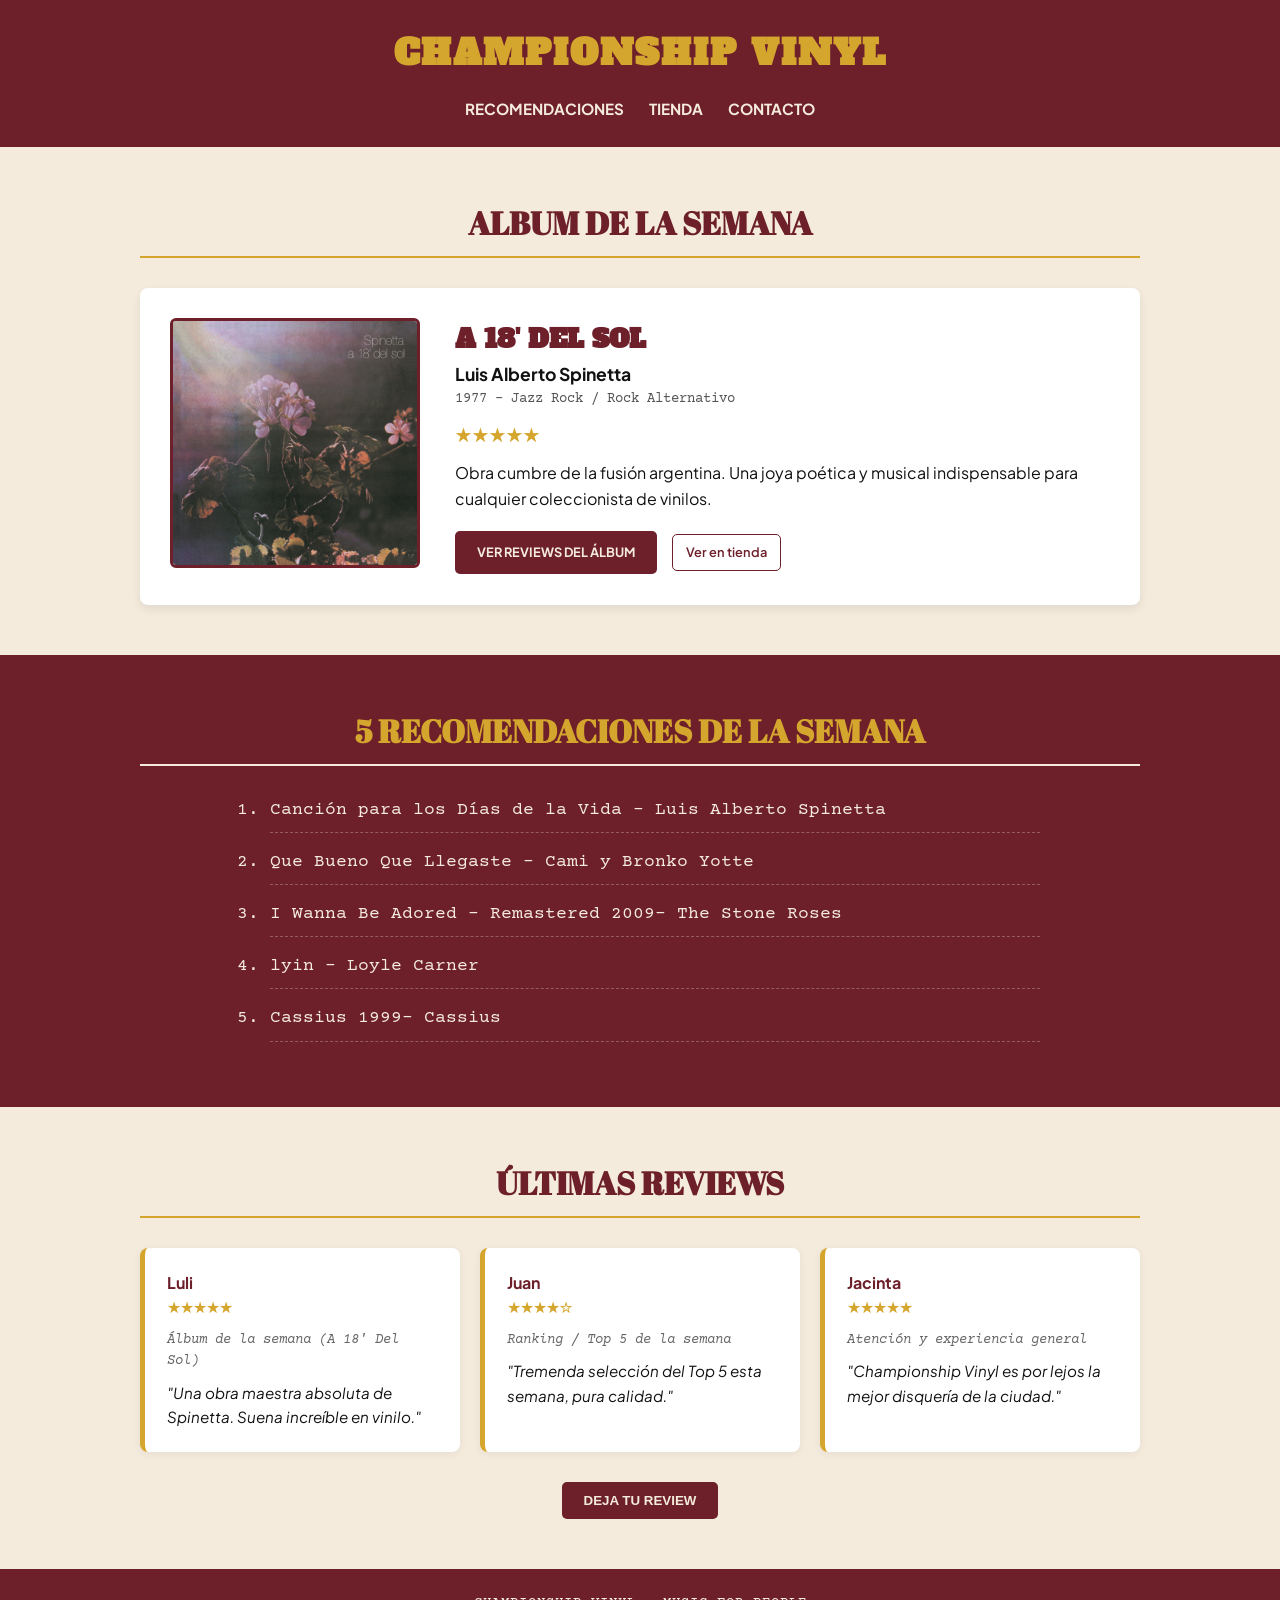
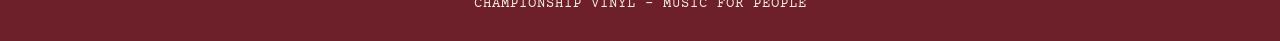
<file: index.html>
<!DOCTYPE html>
<html lang="es">
<head>
   <meta charset="UTF-8">
    <meta name="viewport" content="width=device-width, initial-scale=1.0">
    <title>Championship Vinyl - Home</title>
    <link rel="stylesheet" href="css/estilos.css">
</head>
<body>
    <header>
        <h1>CHAMPIONSHIP VINYL</h1>
        <nav>
           <ul>
                <li><a href="index.html" class="activo">RECOMENDACIONES</a></li>
                <li><a href="tienda.html">TIENDA</a></li>
                <li><a href="contacto.html">CONTACTO</a></li>
            </ul>
        </nav>
    </header>
    <main>
        <section id="album" class="seccion-clara album-semana">
            <h2>ALBUM DE LA SEMANA</h2>

            <div class="contenedor-album">
                <div class="portada">
                    <img src="images/a-18-del-sol.jpg" alt="Portada A 18' Del Sol - Luis Alberto Spinetta">
                </div>
       <div class="info-album">
    <h3>A 18' DEL SOL</h3>
    <p class="artista">Luis Alberto Spinetta</p>
    <p class="detalles">1977 - Jazz Rock / Rock Alternativo</p>
    <p class="puntuacion">★★★★★</p>
    <p class="descripcion">
        Obra cumbre de la fusión argentina. Una joya poética y musical indispensable para cualquier coleccionista de vinilos.
    </p>

    <div class="acciones-album">
        <a href="#reviews" class="boton boton-chico">VER REVIEWS DEL ÁLBUM</a>
        <a href="tienda.html" class="boton-sutil-chico">Ver en tienda</a>
      </div>
    </section>

        <section id="top5" class="seccion-oscura top-five">
            <h2>5 RECOMENDACIONES DE LA SEMANA</h2>
            <ol class="lista-desktop">
                <li>Canción para los Días de la Vida - Luis Alberto Spinetta</li>
                <li>Que Bueno Que Llegaste - Cami y Bronko Yotte</li>
                <li>I Wanna Be Adored - Remastered 2009- The Stone Roses </li>
                <li>lyin - Loyle Carner</li>
                <li>Cassius 1999- Cassius</li>
            </ol>

            <div class="carrusel-mobile">
    <button class="btn-carrusel" onclick="anteriorCancion()">❮</button>
    
    <div class="tarjeta-carrusel">
        <span id="numero-cancion">1 / 5</span>
        <p id="texto-cancion">Canción para los Días de la Vida - Luis Alberto Spinetta</p>
    </div>
   <button class="btn-carrusel" onclick="siguienteCancion()">❯</button>
</div>
 </section>
 <section id="reviews" class="seccion-clara reviews">
      <h2>ÚLTIMAS REVIEWS</h2>
            
         <div class="contenedor-reviews" id="grid-reviews">
             <article class="tarjeta-review">
                <h4>Luli</h4>
                <p class="puntuacion">★★★★★</p>
                <p class="album-review">Álbum de la semana (A 18' Del Sol)</p>
                <p>"Una obra maestra absoluta de Spinetta. Suena increíble en vinilo."</p>
            </article>

            <article class="tarjeta-review">
                 <h4>Juan</h4>
                 <p class="puntuacion">★★★★☆</p>
                 <p class="album-review">Ranking / Top 5 de la semana</p>
                 <p>"Tremenda selección del Top 5 esta semana, pura calidad."</p>
            </article>

            <article class="tarjeta-review">
                 <h4>Jacinta</h4>
                 <p class="puntuacion">★★★★★</p>
                 <p class="album-review">Atención y experiencia general</p>
                 <p>"Championship Vinyl es por lejos la mejor disquería de la ciudad."</p>
            </article>
        </div>

      <div class="bloque-formulario">
                <button id="btn-mostrar-form" class="boton" onclick="mostrarFormulario()">DEJA TU REVIEW</button>

                <form id="form-review" class="formulario-oculto" onsubmit="agregarReview(event)">
                    <h3>Escribí tu opinión</h3>
                    
                    <label for="select-tipo">¿Sobre qué querés opinar?:</label>
                    <select id="select-tipo">
                        <option value="Álbum de la semana (A 18' Del Sol)">Álbum de la semana (A 18' Del Sol)</option>
                        <option value="Ranking / Top 5 de la semana">Ranking / Top 5 de la semana</option>
                        <option value="Atención y experiencia general">Atención y experiencia general</option>
                    </select>

                    <input type="text" id="input-nombre" placeholder="Tu nombre" required>
                    
                    <select id="select-estrellas">
                         <option value="★★★★★">★★★★★ (5 estrellas)</option>
                         <option value="★★★★☆">★★★★☆ (4 estrellas)</option>
                         <option value="★★★☆☆">★★★☆☆ (3 estrellas)</option>
                         <option value="★★☆☆☆">★★☆☆☆ (2 estrellas)</option>
                         <option value="★☆☆☆☆">★☆☆☆☆ (1 estrella)</option>
                        </select>

                    <textarea id="input-comentario" placeholder="Escribí tu comentario aquí..." required></textarea>
                    
                    <button type="submit" class="boton">PUBLICAR REVIEW</button>
                </form>
            </div>
        </section>

    </main>
    <footer>
        <p>CHAMPIONSHIP VINYL - MUSIC FOR PEOPLE</p>
    </footer>

    <script src="js/main.js"></script>
</body>
</html>
</file>
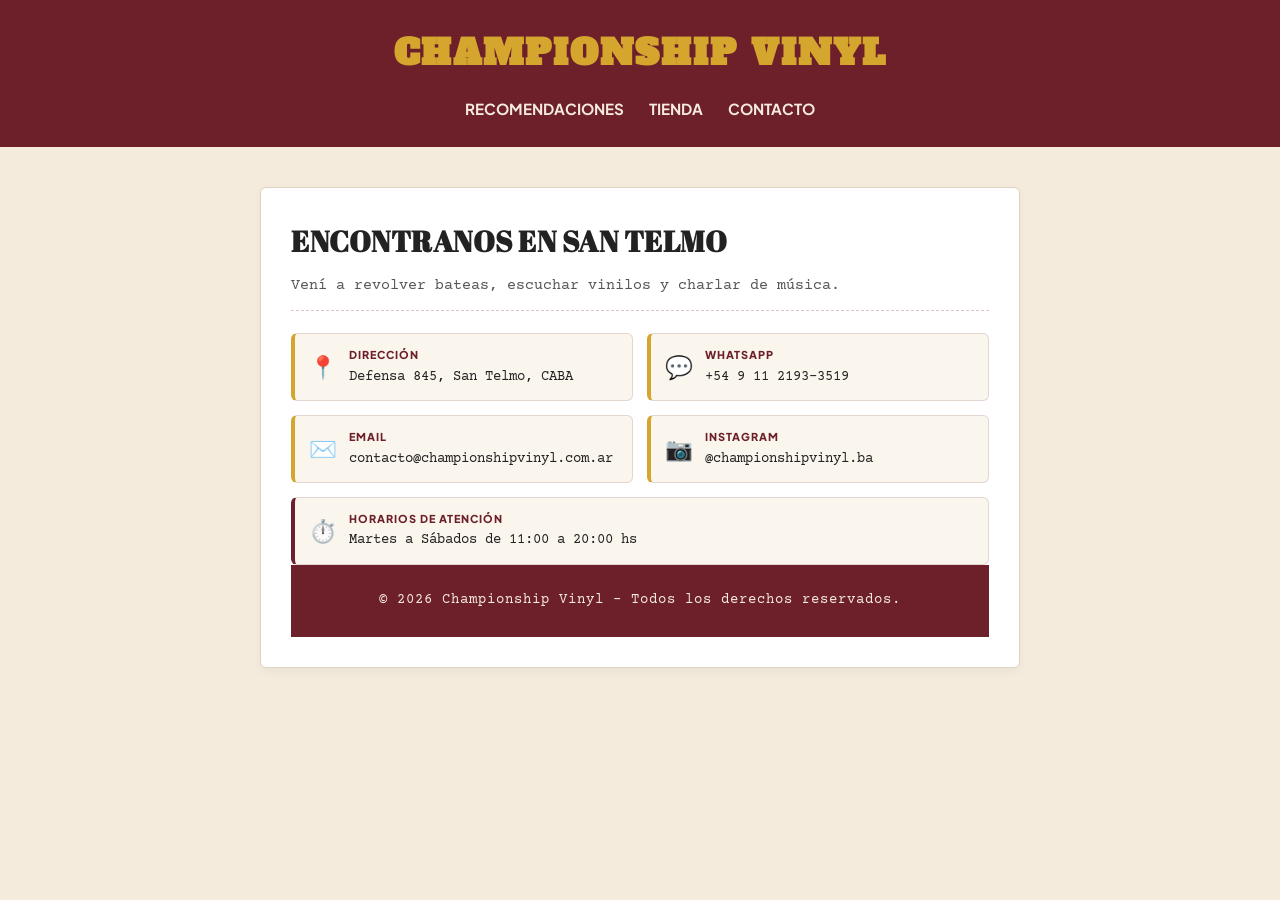
<file: contacto.html>
<!DOCTYPE html>
<html lang="es">
<head>
    <meta charset="UTF-8">
    <meta name="viewport" content="width=device-width, initial-scale=1.0">
    <title>Championship Vinyl - Contacto</title>
    <link rel="stylesheet" href="css/estilos.css">
</head>
<body>

    <header>
        <div class="logo">
            <h1>CHAMPIONSHIP VINYL</h1>
        </div>
        <nav>
            <ul>
                <li><a href="index.html">RECOMENDACIONES</a></li>
                <li><a href="tienda.html">TIENDA</a></li>
                <li><a href="contacto.html" class="activo">CONTACTO</a></li>
            </ul>
        </nav>
    </header>

    <main class="contenedor-contacto">
        <section class="info-contacto">
           <div class="tarjeta-contacto">
    <div class="tarjeta-contacto">
    <h2 class="titulo-contacto">ENCONTRANOS EN SAN TELMO</h2>
    <p class="bajada-contacto">Vení a revolver bateas, escuchar vinilos y charlar de música.</p>

    <div class="grilla-datos-contacto">
        <div class="dato-card">
            <span class="icono-dato">📍</span>
            <div class="info-dato">
                <span class="etiqueta-dato">DIRECCIÓN</span>
                <p>Defensa 845, San Telmo, CABA</p>
            </div>
        </div>

        <div class="dato-card">
            <span class="icono-dato">💬</span>
            <div class="info-dato">
                <span class="etiqueta-dato">WHATSAPP</span>
                <p>+54 9 11 2193-3519</p>
            </div>
        </div>

        <div class="dato-card">
            <span class="icono-dato">✉️</span>
            <div class="info-dato">
                <span class="etiqueta-dato">EMAIL</span>
                <p>contacto@championshipvinyl.com.ar</p>
            </div>
        </div>

        <div class="dato-card">
            <span class="icono-dato">📷</span>
            <div class="info-dato">
                <span class="etiqueta-dato">INSTAGRAM</span>
                <p>@championshipvinyl.ba</p>
            </div>
        </div>

        <div class="dato-card dato-full">
            <span class="icono-dato">⏱️</span>
            <div class="info-dato">
                <span class="etiqueta-dato">HORARIOS DE ATENCIÓN</span>
                <p>Martes a Sábados de 11:00 a 20:00 hs</p>
            </div>
        </div>
    </div>
</div>

    <footer>
        <p>&copy; 2026 Championship Vinyl - Todos los derechos reservados.</p>
    </footer>

    <script src="js/main.js"></script>
</body>
</html>
</file>
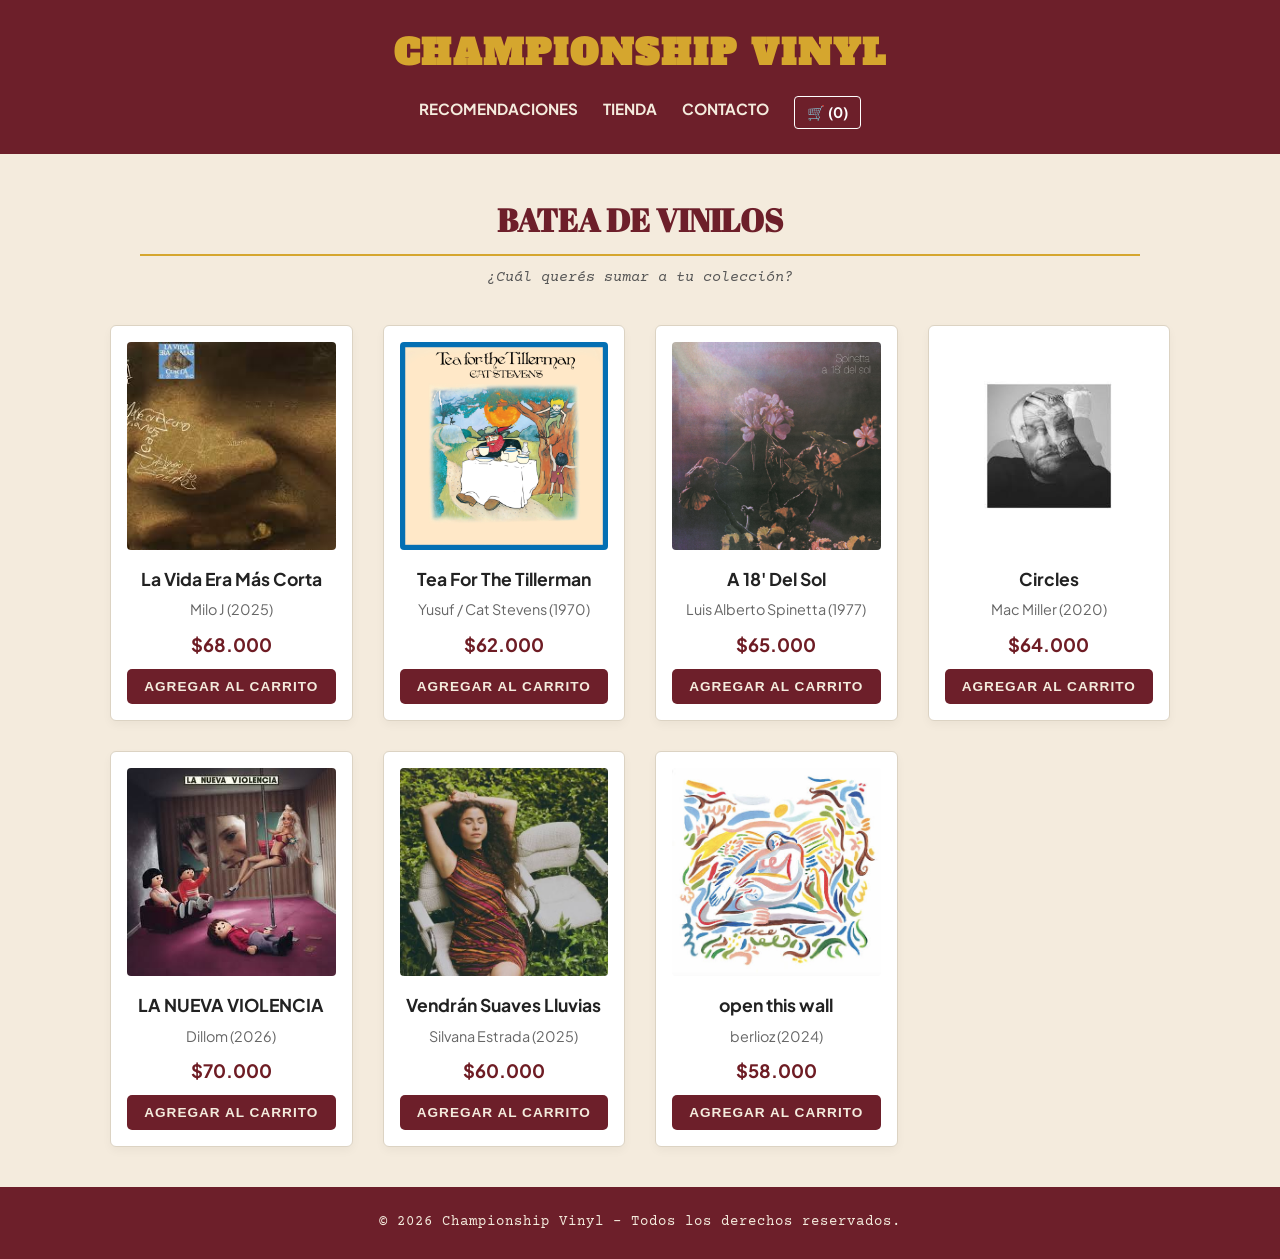
<file: tienda.html>
<!DOCTYPE html>
<html lang="es">
<head>
    <meta charset="UTF-8">
    <meta name="viewport" content="width=device-width, initial-scale=1.0">
    <title>Championship Vinyl - Tienda</title>
    <link rel="stylesheet" href="css/estilos.css">
</head>
<body>

    <!-- ENCABEZADO Y MENÚ -->
    <header>
        <div class="logo">
            <h1>CHAMPIONSHIP VINYL</h1>
        </div>
        <nav>
            <ul>
                <li><a href="index.html">RECOMENDACIONES</a></li>
                <li><a href="tienda.html" class="activo">TIENDA</a></li>
                <li><a href="contacto.html">CONTACTO</a></li>
                <!-- CARRITO DESPLEGABLE EN EL MENÚ -->
              <li class="item-carrito">
    <button type="button" id="btn-toggle-carrito" onclick="alternarCarrito()">🛒 (<span id="contador-carrito">0</span>)</button>
    <div id="dropdown-carrito" class="dropdown-carrito">
        <h4>TU SELECCIÓN</h4>
        <ul id="lista-carrito" class="lista-carrito">
            <li class="carrito-vacio">El carrito está vacío.</li>
        </ul>
        <div class="total-carrito">
            Total: <strong id="precio-total">$0</strong>
        </div>
        <button class="boton boton-checkout" onclick="finalizarCompra()">FINALIZAR COMPRA</button>
        <button type="button" class="boton-vaciar" onclick="vaciarCarrito()">Vaciar</button>
    </div>
</li>
            </ul>
        </nav>
    </header>

    <main class="contenedor-tienda">
        <section class="seccion-catalogo">
           <div class="encabezado-tienda">
    <h2 class="titulo-tienda">BATEA DE VINILOS</h2>
    <p class="bajada-tienda">¿Cuál querés sumar a tu colección?</p>
</div>
            <div class="grid-productos">

                <!-- 1. Milo J -->
                <article class="tarjeta-producto">
                    <img src="images/milo-j.jpg" alt="Milo J">
                    <div class="info-producto">
                        <h3>La Vida Era Más Corta</h3>
                        <p class="artista">Milo J (2025)</p>
                        <p class="precio">$68.000</p>
                    </div>
                    <button class="boton boton-compra-tienda" onclick="agregarAlCarrito('La Vida Era Más Corta - Milo J', 68000)">AGREGAR AL CARRITO</button>
                </article>

                <!-- 2. Cat Stevens -->
                <article class="tarjeta-producto">
                    <img src="images/cat-stevens.jpg" alt="Cat Stevens">
                    <div class="info-producto">
                        <h3>Tea For The Tillerman</h3>
                        <p class="artista">Yusuf / Cat Stevens (1970)</p>
                        <p class="precio">$62.000</p>
                    </div>
                    <button class="boton boton-compra-tienda" onclick="agregarAlCarrito('Tea For The Tillerman - Cat Stevens', 62000)">AGREGAR AL CARRITO</button>
                </article>

                <!-- 3. Spinetta -->
                <article class="tarjeta-producto">
                    <img src="images/a-18-del-sol.jpg" alt="Spinetta">
                    <div class="info-producto">
                        <h3>A 18' Del Sol</h3>
                        <p class="artista">Luis Alberto Spinetta (1977)</p>
                        <p class="precio">$65.000</p>
                    </div>
                    <button class="boton boton-compra-tienda" onclick="agregarAlCarrito('A 18 Del Sol - Spinetta', 65000)">AGREGAR AL CARRITO</button>
                </article>

                <!-- 4. Mac Miller -->
                <article class="tarjeta-producto">
                    <img src="images/mac-miller.jpg" alt="Mac Miller">
                    <div class="info-producto">
                        <h3>Circles</h3>
                        <p class="artista">Mac Miller (2020)</p>
                        <p class="precio">$64.000</p>
                    </div>
                    <button class="boton boton-compra-tienda" onclick="agregarAlCarrito('Circles - Mac Miller', 64000)">AGREGAR AL CARRITO</button>
                </article>

                <!-- 5. Dillom -->
                <article class="tarjeta-producto">
                    <img src="images/dillom.jpg" alt="Dillom">
                    <div class="info-producto">
                        <h3>LA NUEVA VIOLENCIA</h3>
                        <p class="artista">Dillom (2026)</p>
                        <p class="precio">$70.000</p>
                    </div>
                    <button class="boton boton-compra-tienda" onclick="agregarAlCarrito('LA NUEVA VIOLENCIA - Dillom', 70000)">AGREGAR AL CARRITO</button>
                </article>

                <!-- 6. Silvana Estrada -->
                <article class="tarjeta-producto">
                    <img src="images/silvana-estrada.jpg" alt="Silvana Estrada">
                    <div class="info-producto">
                        <h3>Vendrán Suaves Lluvias</h3>
                        <p class="artista">Silvana Estrada (2025)</p>
                        <p class="precio">$60.000</p>
                    </div>
                    <button class="boton boton-compra-tienda" onclick="agregarAlCarrito('Vendrán Suaves Lluvias - Silvana Estrada', 60000)">AGREGAR AL CARRITO</button>
                </article>

                <!-- 7. berlioz -->
                <article class="tarjeta-producto">
                    <img src="images/berlioz.jpg" alt="berlioz">
                    <div class="info-producto">
                        <h3>open this wall</h3>
                        <p class="artista">berlioz (2024)</p>
                        <p class="precio">$58.000</p>
                    </div>
                    <button class="boton boton-compra-tienda" onclick="agregarAlCarrito('open this wall - berlioz', 58000)">AGREGAR AL CARRITO</button>
                </article>

            </div>
        </section>
    </main>

    <footer>
        <p>&copy; 2026 Championship Vinyl - Todos los derechos reservados.</p>
    </footer>

    <script src="js/main.js"></script>
</body>
</html>
</file>
<file: css/estilos.css>
@import url('https://fonts.googleapis.com/css2?family=Abril+Fatface&family=Alfa+Slab+One&family=Courier+Prime:ital,wght@0,400;0,700;1,400&family=Plus+Jakarta+Sans:ital,wght@0,200..800;1,200..800&display=swap');
html {
    scroll-behavior: smooth;
}
* {
    margin: 0;
    padding: 0;
    box-sizing: border-box;
}

body {
    background-color: #F4EBDD; /* Crema */
    color: #111111;
    font-family: 'Plus Jakarta Sans', sans-serif;
    line-height: 1.6;
}
header {
    background-color: #6D1F2A; /* Bordó */
    color: #F4EBDD;
    padding: 25px 20px;
    text-align: center;
}

header h1 {
    font-family: 'Alfa Slab One', cursive;
    font-size: 2.2rem;
    letter-spacing: 2px;
    margin-bottom: 15px;
    color: #D5A62E; /* Mostaza */
}

nav ul {
    list-style-type: none;
    display: flex;
    justify-content: center;
    gap: 25px;
}

nav a {
    color: #F4EBDD;
    text-decoration: none;
    font-weight: 700;
    font-size: 0.95rem;
    transition: color 0.3s ease;
}

nav a:hover {
    color: #D5A62E;
}
.seccion-clara {
    background-color: #F4EBDD; /* Crema */
    color: #111111;
    padding: 50px 20px;
}

.seccion-oscura {
    background-color: #6D1F2A; /* Bordó - Corte visual */
    color: #F4EBDD;
    padding: 50px 20px;
}

.seccion-clara h2 {
    font-family: 'Abril Fatface', serif;
    font-size: 2rem;
    color: #6D1F2A;
    text-align: center;
    margin-bottom: 30px;
    border-bottom: 2px solid #D5A62E;
    padding-bottom: 8px;
    max-width: 1000px;
    margin-left: auto;
    margin-right: auto;
}

.seccion-oscura h2 {
    font-family: 'Abril Fatface', serif;
    font-size: 2rem;
    color: #D5A62E;
    text-align: center;
    margin-bottom: 30px;
    border-bottom: 2px solid #F4EBDD;
    padding-bottom: 8px;
    max-width: 1000px;
    margin-left: auto;
    margin-right: auto;
}
.contenedor-album {
    max-width: 1000px;
    margin: 0 auto;
    display: flex;
    align-items: center;
    gap: 35px;
    background-color: #FFFFFF;
    padding: 30px;
    border-radius: 8px;
    box-shadow: 0 4px 10px rgba(0,0,0,0.08);
}

.portada img {
    width: 250px;
    height: 250px;
    object-fit: cover;
    border-radius: 6px;
    border: 3px solid #6D1F2A;
}

.info-album {
    flex: 1;
}

.info-album h3 {
    font-family: 'Alfa Slab One', cursive;
    font-size: 1.6rem;
    color: #6D1F2A;
}

.info-album .artista {
    font-weight: 700;
    font-size: 1.1rem;
}

.info-album .detalles {
    font-family: 'Courier Prime', monospace;
    color: #555555;
    font-size: 0.9rem;
    margin-bottom: 8px;
}

.puntuacion {
    color: #D5A62E;
    font-size: 1.2rem;
    margin-bottom: 10px;
}

.info-album .descripcion {
    margin-bottom: 20px;
}
.acciones-album {
    display: flex;
    gap: 12px;
    align-items: center;
    flex-wrap: wrap;
}

.boton-chico {
    padding: 8px 14px;
    font-size: 0.8rem;
}

.boton-sutil-chico {
    display: inline-block;
    padding: 7px 13px;
    font-size: 0.8rem;
    color: #6D1F2A;
    background-color: transparent;
    border: 1px solid #6D1F2A;
    border-radius: 5px;
    text-decoration: none;
    font-weight: 600;
    transition: all 0.2s ease;
}

.boton-sutil-chico:hover {
    background-color: #6D1F2A;
    color: #F4EBDD;
}
.top-five ol.lista-desktop {
    max-width: 800px;
    margin: 0 auto;
    padding-left: 30px;
    font-family: 'Courier Prime', monospace;
    font-size: 1.1rem;
}

.top-five li {
    margin-bottom: 15px;
    padding-bottom: 8px;
    border-bottom: 1px dashed rgba(244, 235, 221, 0.3);
}

.carrusel-mobile {
    display: none;
}
.contenedor-reviews {
    max-width: 1000px;
    margin: 0 auto 30px auto;
    display: flex;
    gap: 20px;
}

.tarjeta-review {
    flex: 1;
    background-color: #FFFFFF;
    padding: 22px;
    border-radius: 8px;
    border-left: 5px solid #D5A62E;
    box-shadow: 0 2px 8px rgba(0,0,0,0.06);
}

.tarjeta-review h4 {
    font-weight: 700;
    color: #6D1F2A;
}

.tarjeta-review .album-review {
    font-family: 'Courier Prime', monospace;
    font-size: 0.85rem;
    color: #666666;
    margin-bottom: 8px;
}

.tarjeta-review p {
    font-style: italic;
    font-size: 0.95rem;
}

.bloque-formulario {
    text-align: center;
    max-width: 600px;
    margin: 0 auto;
}

.formulario-oculto {
    display: none;
    background-color: #FFFFFF;
    padding: 25px;
    border-radius: 8px;
    margin-top: 20px;
    box-shadow: 0 4px 12px rgba(0,0,0,0.1);
    text-align: left;
}

.formulario-oculto h3 {
    color: #6D1F2A;
    margin-bottom: 15px;
}

.formulario-oculto label {
    font-weight: 700;
    font-size: 0.9rem;
    display: block;
    margin-bottom: 5px;
}

.formulario-oculto input, 
.formulario-oculto select, 
.formulario-oculto textarea {
    width: 100%;
    padding: 10px;
    margin-bottom: 12px;
    border: 1px solid #CCCCCC;
    border-radius: 4px;
    font-family: 'Plus Jakarta Sans', sans-serif;
}
.boton {
    display: inline-block;
    background-color: #6D1F2A;
    color: #F4EBDD;
    padding: 11px 22px;
    text-decoration: none;
    font-weight: 700;
    border: none;
    border-radius: 5px;
    cursor: pointer;
    transition: background-color 0.3s ease;
}

.seccion-oscura .boton {
    background-color: #D5A62E;
    color: #111111;
}

.boton:hover {
    background-color: #D5A62E;
    color: #111111;
}

footer {
    background-color: #6D1F2A;
    color: #F4EBDD;
    text-align: center;
    padding: 25px;
    font-family: 'Courier Prime', monospace;
    font-size: 0.85rem;
    letter-spacing: 1px;
}
@media screen and (max-width: 768px) {
    .contenedor-album {
        flex-direction: column;
        text-align: center;
    }

    .contenedor-reviews {
        flex-direction: column;
    }

.acciones-album {
        justify-content: center;
        gap: 8px;
    }

    .boton-chico,
    .boton-sutil-chico {
        font-size: 0.75rem;
        padding: 6px 10px;
    }
  
    .grid-productos {
        grid-template-columns: repeat(2, 1fr) !important;
        gap: 12px !important;
        padding: 0 10px !important;
    }

    .tarjeta-producto {
        padding: 10px !important;
    }

    
    .tarjeta-producto img {
        width: 100% !important;
        height: auto !important;
        aspect-ratio: 1 / 1 !important;
        object-fit: cover !important;
    }

    .tarjeta-producto h3 {
        font-size: 0.85rem !important;
    }

    .tarjeta-producto p {
        font-size: 0.75rem !important;
    }

    .tarjeta-producto .boton,
    .tarjeta-producto button {
        padding: 7px 5px !important;
        font-size: 0.7rem !important;
    }
    nav ul {
        flex-wrap: wrap !important;
        gap: 10px !important;
        padding: 0 5px !important;
    }

    nav a {
        font-size: 0.8rem !important;
    }
   /* En celular: una sola columna completa y texto en una línea */
    .grilla-datos-contacto {
        grid-template-columns: 1fr !important;
        gap: 12px !important;
    }

    .dato-card {
        flex-direction: row !important;
        align-items: center !important;
        justify-content: flex-start !important;
        text-align: left !important;
        padding: 12px 14px !important;
    }

    .info-dato {
        text-align: left !important;
    }

    .info-dato p {
        font-size: 0.85rem !important;
        white-space: normal !important;
        word-break: normal !important;
    }

    .titulo-contacto {
        font-size: 1.45rem;
        text-align: center;
    }

    .bajada-contacto {
        text-align: center;
        font-size: 0.85rem;
    }

    .dato-card {
        padding: 10px 12px;
    }
  #dropdown-carrito {
        position: fixed !important;
        top: 130px !important;
        left: 5% !important;
        right: 5% !important;
        width: 90% !important;
        max-width: 340px !important;
        margin: 0 auto !important;
        transform: none !important;
        box-sizing: border-box !important;
        z-index: 9999 !important;
    }


    #dropdown-carrito li,
    .lista-carrito li {
        display: flex !important;
        justify-content: space-between !important;
        align-items: center !important;
        gap: 8px !important;
        font-size: 0.85rem !important;
    }
}

@media screen and (max-width: 480px) {
    .top-five ol.lista-desktop {
        display: none;
    }

    .carrusel-mobile {
        display: flex;
        align-items: center;
        justify-content: center;
        gap: 15px;
        max-width: 320px;
        margin: 0 auto;
    }

    .tarjeta-carrusel {
        background-color: #FFFFFF;
        color: #111111;
        padding: 20px;
        border-radius: 8px;
        text-align: center;
        min-height: 120px;
        display: flex;
        flex-direction: column;
        justify-content: center;
        flex: 1;
        box-shadow: 0 4px 8px rgba(0,0,0,0.2);
    }

    #numero-cancion {
        font-family: 'Courier Prime', monospace;
        font-weight: 700;
        color: #6D1F2A;
        font-size: 0.9rem;
        margin-bottom: 5px;
    }

    #texto-cancion {
        font-weight: 600;
        font-size: 0.95rem;
    }

    .btn-carrusel {
        background-color: #D5A62E;
        color: #111111;
        border: none;
        padding: 10px 14px;
        font-size: 1.2rem;
        border-radius: 50%;
        cursor: pointer;
    }
}
.contenedor-contacto {
    max-width: 900px;
    margin: 40px auto;
    padding: 0 20px;
    display: flex;
    flex-direction: column;
    gap: 40px;
}

.info-contacto, .seccion-form-contacto {
    background-color: #1a1a1a;
    padding: 30px;
    border-radius: 8px;
    border: 1px solid #333;
}

/* --- Sección Encontranos en San Telmo --- */
.titulo-contacto {
    font-family: 'Abril Fatface', serif;
    color: #6D1F2A;
    font-size: 1.8rem;
    margin-bottom: 6px;
    letter-spacing: 0.5px;
}

.bajada-contacto {
    font-family: 'Courier Prime', monospace;
    color: #555555;
    font-size: 0.95rem;
    margin-bottom: 22px;
    padding-bottom: 12px;
    border-bottom: 1px dashed rgba(109, 31, 42, 0.25);
}

.grilla-datos-contacto {
    display: grid;
    grid-template-columns: repeat(2, 1fr);
    gap: 14px;
}

.dato-card {
    display: flex;
    align-items: center;
    gap: 12px;
    background-color: #FAF6EE;
    border: 1px solid rgba(109, 31, 42, 0.15);
    border-left: 4px solid #D5A62E;
    border-radius: 6px;
    padding: 12px 14px;
    text-decoration: none;
    color: inherit;
    transition: transform 0.2s ease, box-shadow 0.2s ease, border-color 0.2s ease;
}

.dato-card.dato-full {
    grid-column: 1 / -1;
    border-left-color: #6D1F2A;
}

.dato-card.dato-link:hover {
    transform: translateY(-2px);
    box-shadow: 0 4px 10px rgba(109, 31, 42, 0.1);
    border-color: #6D1F2A;
}

.icono-dato {
    font-size: 1.4rem;
    flex-shrink: 0;
}

.info-dato {
    display: flex;
    flex-direction: column;
    min-width: 0;
}

.etiqueta-dato {
    font-family: 'Plus Jakarta Sans', sans-serif;
    font-size: 0.68rem;
    font-weight: 800;
    letter-spacing: 1px;
    color: #6D1F2A;
    margin-bottom: 2px;
}

.info-dato p {
    margin: 0;
    font-family: 'Courier Prime', monospace;
    font-size: 0.88rem;
    color: #222222;
    word-break: break-word;
}

.seccion-form-contacto .campo {
    margin-bottom: 15px;
    display: flex;
    flex-direction: column;
    gap: 5px;
}

.seccion-form-contacto input,
.seccion-form-contacto textarea {
    padding: 10px;
    background-color: #2b2b2b;
    border: 1px solid #444;
    color: #fff;
    font-family: inherit;
    border-radius: 4px;
}

.aviso-exito {
    margin-top: 15px;
    padding: 10px;
    background-color: #1e3a1e;
    color: #66ff66;
    border-radius: 4px;
    text-align: center;
}
.contenedor-tienda {
    max-width: 1100px;
    margin: 40px auto;
    padding: 0 20px;
}
.encabezado-tienda {
    text-align: center;
    margin-bottom: 35px;
}

.titulo-tienda {
    font-family: 'Abril Fatface', serif;
    font-size: 2rem;
    color: #6D1F2A;
    text-align: center;
    border-bottom: 2px solid #D5A62E;
    padding-bottom: 8px;
    max-width: 1000px;
    margin: 0 auto 10px auto;
}

.bajada-tienda {
    font-family: 'Courier Prime', monospace;
    font-size: 0.95rem;
    color: #555555;
    font-style: italic;
}
.grid-productos {
    display: grid;
    grid-template-columns: repeat(auto-fit, minmax(240px, 1fr));
    gap: 30px;
    margin-top: 25px;
}

.tarjeta-producto {
    background: #ffffff;
    border: 1px solid #dcd3c3;
    border-radius: 6px;
    padding: 16px;
    display: flex;
    flex-direction: column;
    justify-content: space-between;
    box-shadow: 0 4px 10px rgba(0, 0, 0, 0.04);
}

.tarjeta-producto img {
    width: 100%;
    aspect-ratio: 1 / 1;
    object-fit: cover;
    border-radius: 4px;
}

.info-producto {
    margin: 15px 0 10px;
    text-align: center;
}

.tarjeta-producto h3 {
    font-size: 1.1rem;
    color: #222222;
    margin-bottom: 5px;
}

.tarjeta-producto .artista {
    font-size: 0.9rem;
    color: #666666;
    margin-bottom: 8px;
}

.tarjeta-producto .precio {
    font-size: 1.15rem;
    font-weight: bold;
    color: #6e1c24;
}

.boton-compra-tienda {
    width: 100%;
    font-size: 0.85rem;
    padding: 10px;
    letter-spacing: 1px;
}

.item-carrito {
    position: relative;
}

#btn-toggle-carrito {
    background: transparent;
    border: 1px solid #ffffff;
    color: #ffffff;
    padding: 6px 12px;
    border-radius: 4px;
    font-size: 0.9rem;
    font-weight: bold;
    cursor: pointer;
    font-family: inherit;
}

.item-carrito {
    position: relative;
}

.dropdown-carrito {
    display: none;
    position: absolute;
    right: 0;
    top: calc(100% + 10px);
    width: 290px;
    background: #ffffff;
    border: 1px solid #dcd3c3;
    border-radius: 8px;
    padding: 16px;
    box-shadow: 0 10px 25px rgba(0, 0, 0, 0.2);
    z-index: 9999;
    text-align: left;
}

/* Cuando se abre, fuerza a mostrarlo */
.dropdown-carrito.abierto {
    display: block !important;
}

.lista-carrito {
    list-style: none;
    padding: 0;
    margin: 0 0 15px;
    max-height: 220px;
    overflow-y: auto;
}

.lista-carrito li {
    display: flex;
    justify-content: space-between;
    align-items: center;
    padding: 8px 0;
    border-bottom: 1px solid #f0f0f0;
    font-size: 0.85rem;
    color: #333333;
}

.precio-item {
    font-weight: bold;
    color: #6e1c24;
    margin: 0 8px;
}

.btn-borrar-item {
    background: none;
    border: none;
    color: #999999;
    cursor: pointer;
    font-size: 0.9rem;
}

.btn-borrar-item:hover {
    color: #6e1c24;
}

.total-carrito {
    font-size: 1rem;
    color: #222222;
    border-top: 1px solid #e0d8ca;
    padding-top: 10px;
    margin-bottom: 12px;
}

.boton-checkout {
    width: 100%;
    margin-bottom: 8px;
}

.boton-vaciar {
    width: 100%;
    background: none;
    border: none;
    color: #777777;
    font-size: 0.8rem;
    cursor: pointer;
    text-decoration: underline;
}

/* --- BOTÓN SUTIL EN EL ÁLBUM DE LA SEMANA --- */
.acciones-album {
    display: flex;
    gap: 15px;
    align-items: center;
    flex-wrap: wrap;
    margin-top: 18px;
}

.boton-compra-sutil {
    background: transparent;
    border: 1px solid #6e1c24;
    color: #6e1c24;
    padding: 10px 18px;
    font-size: 0.85rem;
    font-weight: bold;
    font-family: inherit;
    border-radius: 4px;
    cursor: pointer;
    transition: all 0.2s ease;
}

.boton-compra-sutil:hover {
    background: #6e1c24;
    color: #ffffff;
}

/* --- CONTACTO BEIGE Y CLARO --- */
.contenedor-contacto {
    max-width: 800px;
    margin: 40px auto;
    padding: 0 20px;
    display: flex;
    flex-direction: column;
    gap: 30px;
}

.info-contacto, .seccion-form-contacto {
    background-color: #ffffff;
    padding: 30px;
    border-radius: 6px;
    border: 1px solid #dcd3c3;
    color: #222222;
    box-shadow: 0 4px 10px rgba(0, 0, 0, 0.04);
}

.info-contacto h2, .seccion-form-contacto h2 {
    color: #222222;
    margin-bottom: 10px;
}

.titulo-contacto {
    font-family: 'Abril Fatface', serif;
    color: #6D1F2A;
    font-size: 1.8rem;
    margin-bottom: 6px;
    letter-spacing: 0.5px;
}

.bajada-contacto {
    font-family: 'Courier Prime', monospace;
    color: #555555;
    font-size: 0.95rem;
    margin-bottom: 22px;
    padding-bottom: 12px;
    border-bottom: 1px dashed rgba(109, 31, 42, 0.25);
}

.grilla-datos-contacto {
    display: grid;
    grid-template-columns: repeat(2, 1fr);
    gap: 14px;
}

.dato-card {
    display: flex;
    align-items: center;
    gap: 12px;
    background-color: #FAF6EE;
    border: 1px solid rgba(109, 31, 42, 0.15);
    border-left: 4px solid #D5A62E;
    border-radius: 6px;
    padding: 12px 14px;
    color: inherit;
}

.dato-card.dato-full {
    grid-column: 1 / -1;
    border-left-color: #6D1F2A;
}

.icono-dato {
    font-size: 1.4rem;
    flex-shrink: 0;
}

.info-dato {
    display: flex;
    flex-direction: column;
    min-width: 0;
}

.etiqueta-dato {
    font-family: 'Plus Jakarta Sans', sans-serif;
    font-size: 0.68rem;
    font-weight: 800;
    letter-spacing: 1px;
    color: #6D1F2A;
    margin-bottom: 2px;
}

.info-dato p {
    margin: 0;
    font-family: 'Courier Prime', monospace;
    font-size: 0.88rem;
    color: #222222;
    word-break: break-word;
}

.seccion-form-contacto .campo {
    margin-bottom: 15px;
    display: flex;
    flex-direction: column;
    gap: 6px;
    text-align: left;
}

.seccion-form-contacto label {
    font-size: 0.9rem;
    font-weight: bold;
    color: #333333;
}

.seccion-form-contacto input,
.seccion-form-contacto textarea {
    padding: 10px;
    background-color: #fdfcf9;
    border: 1px solid #c9bda8;
    color: #222222;
    font-family: inherit;
    border-radius: 4px;
}

.aviso-exito {
    margin-top: 15px;
    padding: 12px;
    background-color: #eaf5ea;
    color: #2e662e;
    border: 1px solid #c2e2c2;
    border-radius: 4px;
    text-align: center;
}
</file>
